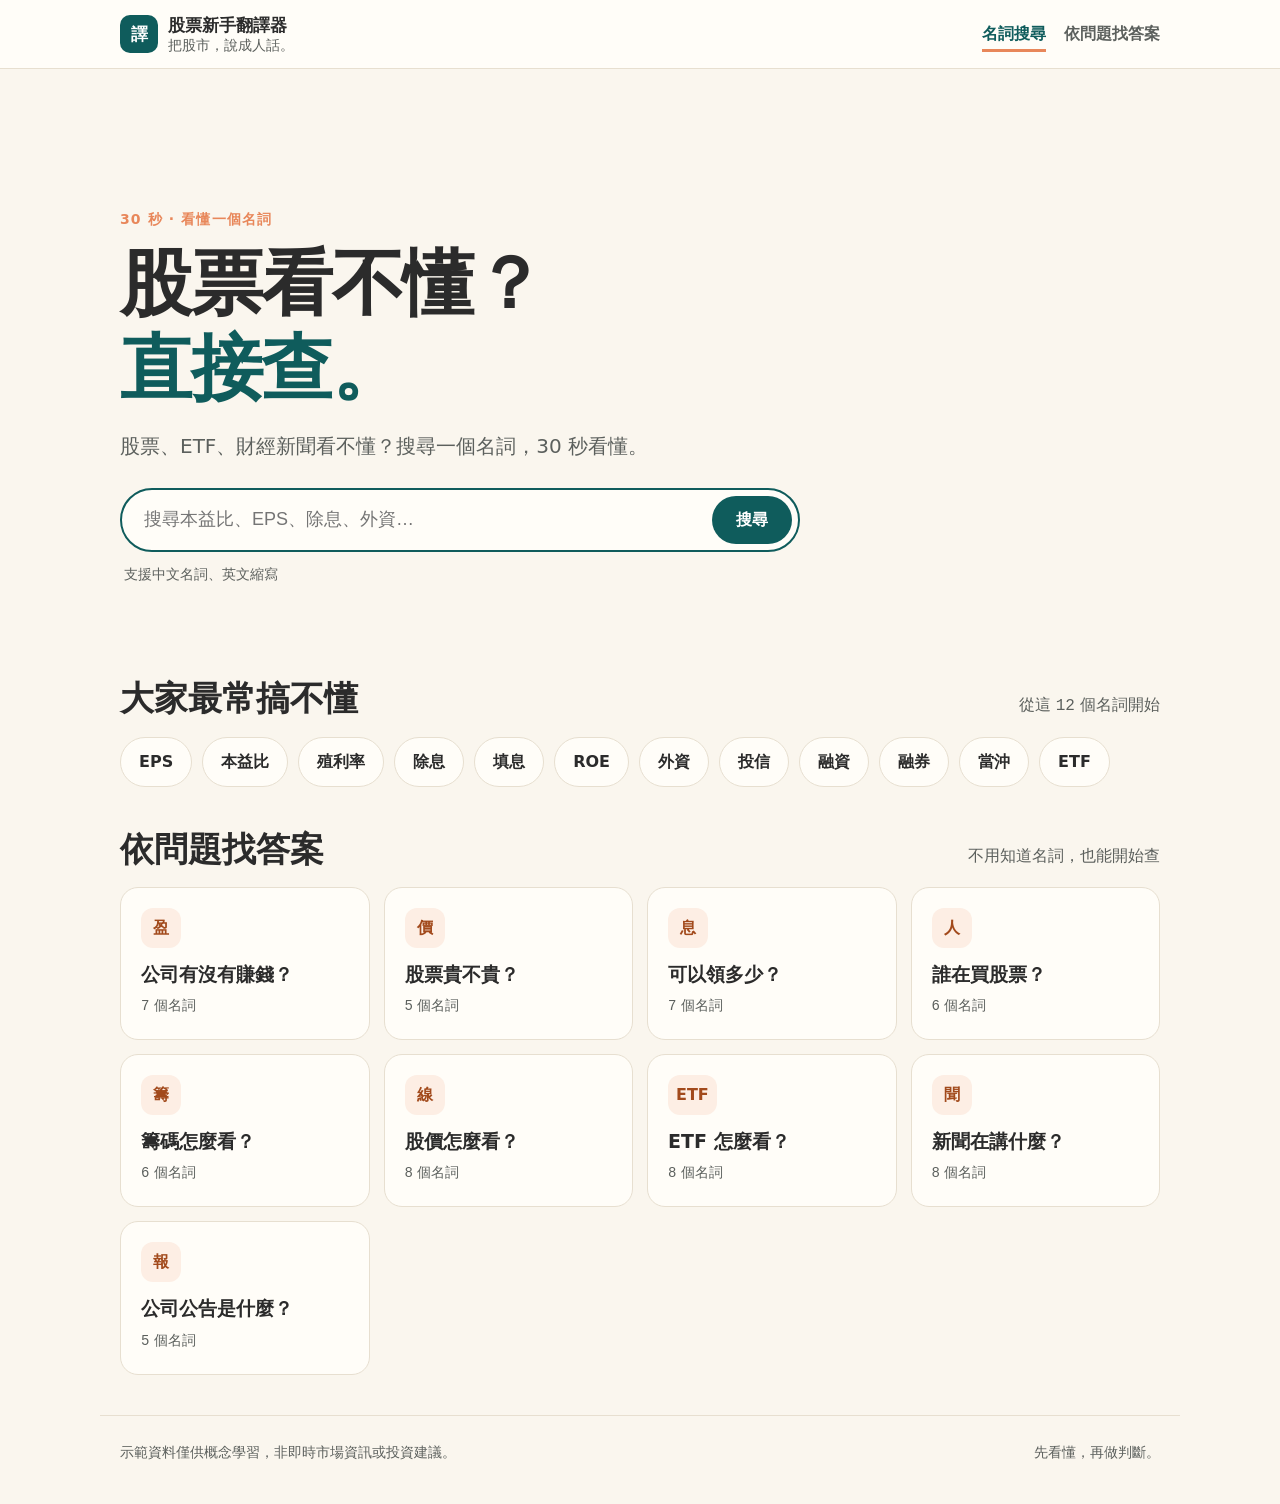
<file: index.html>
<!doctype html>
<html lang="zh-Hant"><head><meta charset="UTF-8"><meta name="viewport" content="width=device-width,initial-scale=1"><meta name="description" content="股票、ETF、財經新聞看不懂？搜尋一個名詞，30 秒看懂。"><meta name="theme-color" content="#0f5c5c"><title>股票新手翻譯器</title><link rel="icon" href="favicon.svg" type="image/svg+xml"><link rel="stylesheet" href="style.css?v=1"><script defer src="data.js?v=1"></script><script defer src="app.js?v=2"></script></head><body>
<a class="skip" href="#app">跳到主要內容</a>
<header class="top"><div class="wrap top-inner"><a href="#/" class="brand"><span class="brand-icon" aria-hidden="true">譯</span><span>股票新手翻譯器<small>把股市，說成人話。</small></span></a><nav aria-label="主導覽"><a href="#/" data-nav="home">名詞搜尋</a><a href="#/categories" data-nav="categories">依問題找答案</a></nav></div></header>
<main id="app" class="wrap" tabindex="-1"></main>
<footer class="wrap foot"><p>示範資料僅供概念學習，非即時市場資訊或投資建議。</p><p>先看懂，再做判斷。</p></footer>
</body></html>
</file>
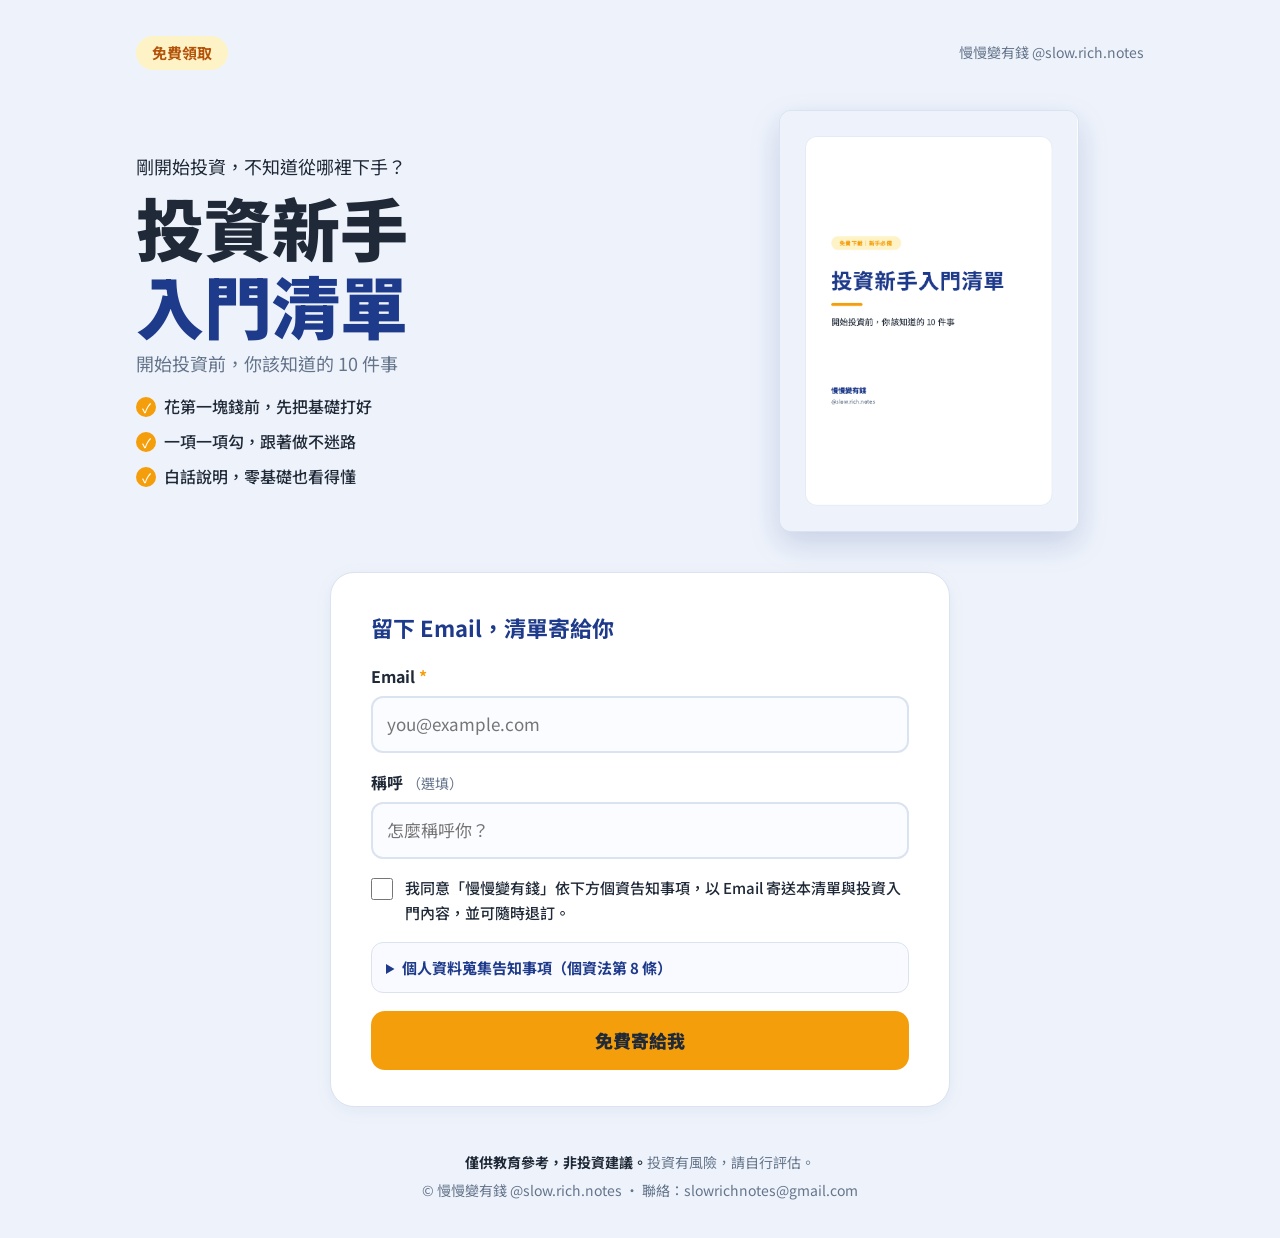
<file: lead/index.html>
<!doctype html>
<html lang="zh-Hant"><head><meta charset="UTF-8"><meta name="viewport" content="width=device-width,initial-scale=1"><title>免費領取《投資新手入門清單》｜慢慢變有錢</title><meta name="description" content="開始投資前，你該知道的 10 件事。留下 Email，清單直接寄到你的信箱。"><link rel="icon" href="../favicon.svg" type="image/svg+xml"><meta name="theme-color" content="#1E3A8A"><link rel="preconnect" href="https://fonts.googleapis.com"><link rel="preconnect" href="https://fonts.gstatic.com" crossorigin><link href="https://fonts.googleapis.com/css2?family=Noto+Sans+TC:wght@400;500;700;900&display=swap" rel="stylesheet"><link rel="stylesheet" href="lead.css?v=1"><script defer src="lead.js?v=1"></script></head><body>
<main class="wrap">
 <header class="brand"><span class="pill">免費領取</span><span class="handle">慢慢變有錢 @slow.rich.notes</span></header>
 <section class="hero">
  <div class="copy">
   <p class="q">剛開始投資，不知道從哪裡下手？</p>
   <h1>投資新手<br><span>入門清單</span></h1>
   <p class="sub">開始投資前，你該知道的 10 件事</p>
   <ul class="points">
    <li>花第一塊錢前，先把基礎打好</li>
    <li>一項一項勾，跟著做不迷路</li>
    <li>白話說明，零基礎也看得懂</li>
   </ul>
  </div>
  <figure class="cover"><img src="cover.png" width="600" height="849" alt="《投資新手入門清單》封面：開始投資前，你該知道的 10 件事"></figure>
 </section>

 <section class="card" aria-labelledby="form-title">
  <div id="form-view">
   <h2 id="form-title">留下 Email，清單寄給你</h2>
   <form id="lead-form" novalidate>
    <div class="field"><label for="email">Email <b aria-hidden="true">*</b><span class="sr">（必填）</span></label><input id="email" name="email" type="email" inputmode="email" autocomplete="email" required aria-describedby="email-err" placeholder="you@example.com"><p class="err" id="email-err" role="alert"></p></div>
    <div class="field"><label for="name">稱呼 <small>（選填）</small></label><input id="name" name="name" type="text" autocomplete="nickname" maxlength="40" placeholder="怎麼稱呼你？"></div>
    <div class="hp" aria-hidden="true"><label for="website">請勿填寫此欄</label><input id="website" name="website" type="text" tabindex="-1" autocomplete="off"></div>
    <div class="field check"><input id="consent" name="consent" type="checkbox" required aria-describedby="consent-err"><label for="consent">我同意「慢慢變有錢」依下方個資告知事項，以 Email 寄送本清單與投資入門內容，並可隨時退訂。</label><p class="err" id="consent-err" role="alert"></p></div>
    <details class="privacy"><summary>個人資料蒐集告知事項（個資法第 8 條）</summary>
     <div class="privacy-body">
      <p>慢慢變有錢（以下稱本單位）依《個人資料保護法》第 8 條，告知下列事項：</p>
      <ol>
       <li><strong>蒐集目的：</strong>寄送《投資新手入門清單》、投資教育電子報與相關活動通知（行銷、消費者及客戶管理與服務）。</li>
       <li><strong>個人資料類別：</strong>Email、稱呼（選填）、同意時間與來源頁面等紀錄。</li>
       <li><strong>利用期間：</strong>自你同意起至你退訂或要求刪除為止。</li>
       <li><strong>利用地區：</strong>中華民國境內，以及本單位使用之雲端服務（如 Google）主機所在地區。</li>
       <li><strong>利用對象：</strong>本單位及受託處理寄信、資料儲存之服務提供者；不會出售或提供給其他第三人。</li>
       <li><strong>利用方式：</strong>以電子郵件寄送內容，並以電子方式儲存與管理。</li>
       <li><strong>當事人權利：</strong>你可依個資法第 3 條請求查詢、閱覽、製給複本、補充或更正、停止蒐集處理利用或刪除。每封信件都附退訂方式，也可來信slowrichnotes@gmail.com辦理。</li>
       <li><strong>不提供之影響：</strong>Email 與同意為必要；若不提供，將無法寄送清單。稱呼可不填，不影響領取。</li>
      </ol>
     </div>
    </details>
    <button type="submit" id="submit">免費寄給我</button>
    <p class="status" id="status" role="status" aria-live="polite"></p>
   </form>
  </div>
  <div id="success-view" hidden tabindex="-1">
   <div class="ok" aria-hidden="true">✓</div>
   <h2>清單已寄到你的信箱</h2>
   <p id="success-name">謝謝你！幾分鐘內就會收到 Email。</p>
   <p class="tip">沒看到？請檢查「垃圾郵件」或「促銷內容」分類，並把寄件者加入聯絡人。</p>
   <a class="ig" href="https://www.instagram.com/slow.rich.notes/" rel="noopener">回到 IG 看更多名詞卡</a>
  </div>
 </section>
</main>
<footer class="foot"><p><strong>僅供教育參考，非投資建議。</strong>投資有風險，請自行評估。</p><p>© 慢慢變有錢 @slow.rich.notes · 聯絡：slowrichnotes@gmail.com</p></footer>
</body></html>
</file>
<file: style.css>
:root{--bg:#faf6ee;--card:#fffdf8;--teal:#0f5c5c;--teal2:#1a7a72;--peach:#e8875a;--peach-bg:#fdeee4;--ink:#2b2b2b;--muted:#5c605d;--line:#e7dfd0;--mono:ui-monospace,"SF Mono","JetBrains Mono",Menlo,Consolas,monospace}
*{box-sizing:border-box}
html{font-size:16px}
body{margin:0;background:var(--bg);color:var(--ink);font-family:"Noto Sans TC","PingFang TC","Microsoft JhengHei",system-ui,sans-serif;line-height:1.75;font-size:1rem}
a{color:var(--teal)}
:focus-visible{outline:3px solid var(--peach);outline-offset:2px;border-radius:6px}
.sr{position:absolute;width:1px;height:1px;overflow:hidden;clip:rect(0 0 0 0)}
.skip{position:absolute;left:-999px;top:8px;background:var(--teal);color:#fff;padding:8px 14px;border-radius:8px;z-index:9}.skip:focus{left:8px}
.wrap{max-width:1080px;margin:0 auto;padding:0 20px}
.top{background:var(--card);border-bottom:1px solid var(--line)}
.top-inner{display:flex;align-items:center;justify-content:space-between;gap:12px;min-height:68px;flex-wrap:wrap}
.brand{display:flex;gap:10px;align-items:center;text-decoration:none;color:var(--ink);font-weight:800;font-size:17px;line-height:1.3}
.brand small{display:block;font-weight:500;color:var(--muted);font-size:14px}
.brand-icon{width:38px;height:38px;border-radius:10px;background:var(--teal);color:#fff;display:grid;place-items:center}
nav a{margin-left:18px;text-decoration:none;color:var(--muted);font-weight:600;padding:6px 0}
nav a[aria-current]{color:var(--teal);border-bottom:3px solid var(--peach)}
main{padding-top:24px;padding-bottom:48px;outline:none}
.kicker{display:inline-block;font-size:14px;font-weight:700;letter-spacing:.08em;color:var(--peach)}
.teal{color:var(--teal)}
.num{font-family:var(--mono);font-variant-numeric:tabular-nums}
.hero{padding:clamp(32px,8vw,96px) 0 40px}
.hero h1{font-size:clamp(38px,7vw,72px);line-height:1.18;margin:8px 0 18px;letter-spacing:-.02em;font-weight:800}
.lead{font-size:clamp(17px,2vw,20px);color:var(--muted);max-width:640px;margin:0 0 24px}
.hint{color:var(--muted);font-size:14px;margin:10px 4px}
.search{display:flex;gap:8px;max-width:680px;background:var(--card);border:2px solid var(--teal);border-radius:999px;padding:6px}
.search input{flex:1;min-width:0;border:0;background:transparent;font-size:18px;padding:10px 16px;color:var(--ink);border-radius:999px}
.search input:focus{outline:none}.search:focus-within{box-shadow:0 0 0 4px rgba(232,135,90,.35)}
.search button,.chip{font:inherit}
.search button{border:0;background:var(--teal);color:#fff;font-weight:700;font-size:16px;padding:10px 24px;border-radius:999px;cursor:pointer}
.search button:hover{background:var(--teal2)}
.live:not(:empty){margin-top:20px;max-width:900px}
section{margin:40px 0}
.sec-head{display:flex;align-items:baseline;justify-content:space-between;gap:12px;flex-wrap:wrap;margin-bottom:16px}
.sec-head h2,.page-h{font-size:clamp(24px,3.4vw,34px);margin:0;line-height:1.3}
.sec-head p{margin:0;color:var(--muted)}
.page-h{margin:8px 0 20px;font-size:clamp(30px,5vw,46px)}
.chips{display:flex;flex-wrap:wrap;gap:10px}
.chip{display:inline-block;text-decoration:none;background:var(--card);border:1px solid var(--line);color:var(--ink);font-weight:600;padding:10px 18px;border-radius:999px;font-size:16px}
.chip:hover{border-color:var(--teal);color:var(--teal);background:#eef6f3}
.cats,.cards{display:grid;grid-template-columns:repeat(auto-fill,minmax(240px,1fr));gap:14px}
.cat,.card{display:block;text-decoration:none;color:var(--ink);background:var(--card);border:1px solid var(--line);border-radius:18px;padding:20px;transition:border-color .15s,transform .15s}
.cat:hover,.card:hover{border-color:var(--teal);transform:translateY(-2px)}
.cat-icon{display:inline-grid;place-items:center;min-width:40px;height:40px;padding:0 8px;border-radius:12px;background:var(--peach-bg);color:#a24a1c;font-weight:800;margin-bottom:10px}
.cat strong,.card strong{display:block;font-size:19px}
.cat small,.card small{color:var(--muted);font-size:14px}
.card-cat{font-size:14px;color:var(--peach);font-weight:700}
.card p{margin:8px 0 0;color:var(--muted);font-size:15px}
.summary{color:var(--muted)}
.crumbs{font-size:14px;color:var(--muted)}.crumbs a{color:var(--muted)}
.empty{background:var(--card);border:1px dashed var(--line);border-radius:18px;padding:28px}
.term{max-width:760px}
.term-hero{padding:24px 0 8px}
.term-hero h1{font-size:clamp(36px,6vw,60px);margin:6px 0 16px;line-height:1.2}
.term-hero .en{display:block;font-size:16px;color:var(--muted);font-weight:500;margin-top:6px}
.step{font-weight:700;color:var(--teal);margin:0}
.plain{font-size:clamp(20px,2.6vw,26px);font-weight:700;line-height:1.6;background:var(--card);border-left:5px solid var(--teal);border-radius:12px;padding:18px 22px;margin:8px 0 0}
.block{background:var(--card);border:1px solid var(--line);border-radius:18px;padding:20px 22px;margin:16px 0}
.block h2{font-size:19px;margin:0 0 6px;display:flex;gap:10px;align-items:center}
.block h2 .num{color:var(--peach);font-size:15px}
.block p{margin:0;font-size:16px}
.block.ex{background:#eef6f3;border-color:#cfe3dd}
.block.formula p{font-family:var(--mono);font-size:15px}
.block.warn{background:var(--peach-bg);border-color:#f4cdb6}
.back{display:inline-block;margin-top:16px;font-weight:700;text-decoration:none}
.foot{border-top:1px solid var(--line);color:var(--muted);font-size:14px;padding:24px 20px 40px;display:flex;justify-content:space-between;flex-wrap:wrap;gap:8px}.foot p{margin:0}
@media (max-width:640px){
 .wrap{padding:0 16px}
 nav a{margin:0 16px 0 0}
 .top-inner{padding:10px 0}
 .search{border-radius:18px;flex-direction:column}
 .search button{width:100%}
 .cats,.cards{grid-template-columns:1fr}
}
</file>
<file: lead/lead.css>
:root{--blue:#1E3A8A;--gold:#F59E0B;--gold-bg:#FEF3C7;--bg:#EEF3FB;--ink:#1f2937;--muted:#64748b;--line:#dbe3f0;--err:#b91c1c}
*{box-sizing:border-box}
body{margin:0;background:var(--bg);color:var(--ink);font:16px/1.7 "Noto Sans TC",system-ui,sans-serif}
.sr{position:absolute;width:1px;height:1px;overflow:hidden;clip:rect(0 0 0 0)}
.wrap{max-width:1040px;margin:0 auto;padding:20px 16px 32px}
.brand{display:flex;justify-content:space-between;align-items:center;gap:10px;flex-wrap:wrap}
.pill{background:var(--gold-bg);color:#b45309;font-weight:700;padding:4px 16px;border-radius:999px;font-size:15px}
.handle{color:var(--muted);font-size:14px}
.hero{display:grid;gap:20px;padding:24px 0}
.q{font-size:18px;margin:0}
h1{font-size:clamp(40px,11vw,68px);line-height:1.15;font-weight:900;margin:6px 0 4px;color:var(--ink)}
h1 span{color:var(--blue)}
.sub{color:var(--muted);font-size:18px;margin:0 0 14px}
.points{list-style:none;padding:0;margin:0;display:grid;gap:8px}
.points li{padding-left:28px;position:relative;font-weight:500}
.points li::before{content:"✓";position:absolute;left:0;top:0;color:#fff;background:var(--gold);width:20px;height:20px;border-radius:50%;font-size:13px;display:grid;place-items:center;margin-top:4px}
.cover{margin:0;justify-self:center;max-width:240px}
.cover img{width:100%;height:auto;border-radius:12px;box-shadow:0 12px 30px rgba(30,58,138,.18);border:1px solid var(--line);display:block;background:#fff}
.card{background:#fff;border:1px solid var(--line);border-radius:24px;padding:24px 20px;box-shadow:0 4px 18px rgba(30,58,138,.06)}
.card h2{font-size:22px;margin:0 0 16px;color:var(--blue)}
.field{margin-bottom:16px}
.field label{display:block;font-weight:700;margin-bottom:6px}
.field label b{color:var(--gold)}
.field small{font-weight:400;color:var(--muted);font-size:14px}
input[type=email],input[type=text]{width:100%;font:inherit;font-size:17px;padding:12px 14px;border:2px solid var(--line);border-radius:12px;background:#fbfcff;color:var(--ink)}
input:focus{outline:none;border-color:var(--blue);box-shadow:0 0 0 3px rgba(30,58,138,.15)}
input[aria-invalid=true]{border-color:var(--err)}
.check{display:grid;grid-template-columns:24px 1fr;gap:10px;align-items:start}
.check input{width:22px;height:22px;margin:3px 0 0;accent-color:var(--blue)}
.check label{font-weight:500;font-size:15px;margin:0}
.check .err{grid-column:1/-1}
.err{color:var(--err);font-size:14px;margin:6px 0 0;min-height:0}
.err:empty{display:none}
.hp{position:absolute;left:-9999px;width:1px;height:1px;overflow:hidden}
.privacy{border:1px solid var(--line);border-radius:12px;margin:0 0 18px;background:#f8faff}
.privacy summary{cursor:pointer;padding:12px 14px;font-size:15px;font-weight:700;color:var(--blue)}
.privacy-body{padding:0 16px 12px;font-size:14px;color:#374151}
.privacy-body ol{padding-left:20px;margin:8px 0}.privacy-body li{margin-bottom:6px}
button{width:100%;font:inherit;font-size:18px;font-weight:900;background:var(--gold);color:#1f2937;border:0;border-radius:14px;padding:14px;cursor:pointer}
button:hover{filter:brightness(1.05)}button:disabled{opacity:.6;cursor:wait}
button:focus-visible,a:focus-visible,summary:focus-visible{outline:3px solid var(--blue);outline-offset:3px}
.status{font-size:14px;margin:10px 0 0;color:var(--err)}.status:empty{display:none}
#success-view{text-align:center;padding:12px 0;outline:none}
.ok{width:64px;height:64px;border-radius:50%;background:var(--gold);color:#fff;font-size:34px;font-weight:900;display:grid;place-items:center;margin:0 auto 12px}
.tip{background:var(--gold-bg);border-radius:12px;padding:12px 14px;font-size:15px}
.ig{display:inline-block;margin-top:8px;color:var(--blue);font-weight:700}
.foot{text-align:center;color:var(--muted);font-size:14px;padding:8px 16px 32px}.foot p{margin:4px 0}.foot strong{color:var(--ink)}
@media (min-width:760px){
 .wrap{padding-top:36px}
 .hero{grid-template-columns:1.3fr 1fr;align-items:center;padding:40px 0}
 .cover{max-width:300px}
 .card{max-width:620px;margin:0 auto;padding:36px 40px}
}
</file>
